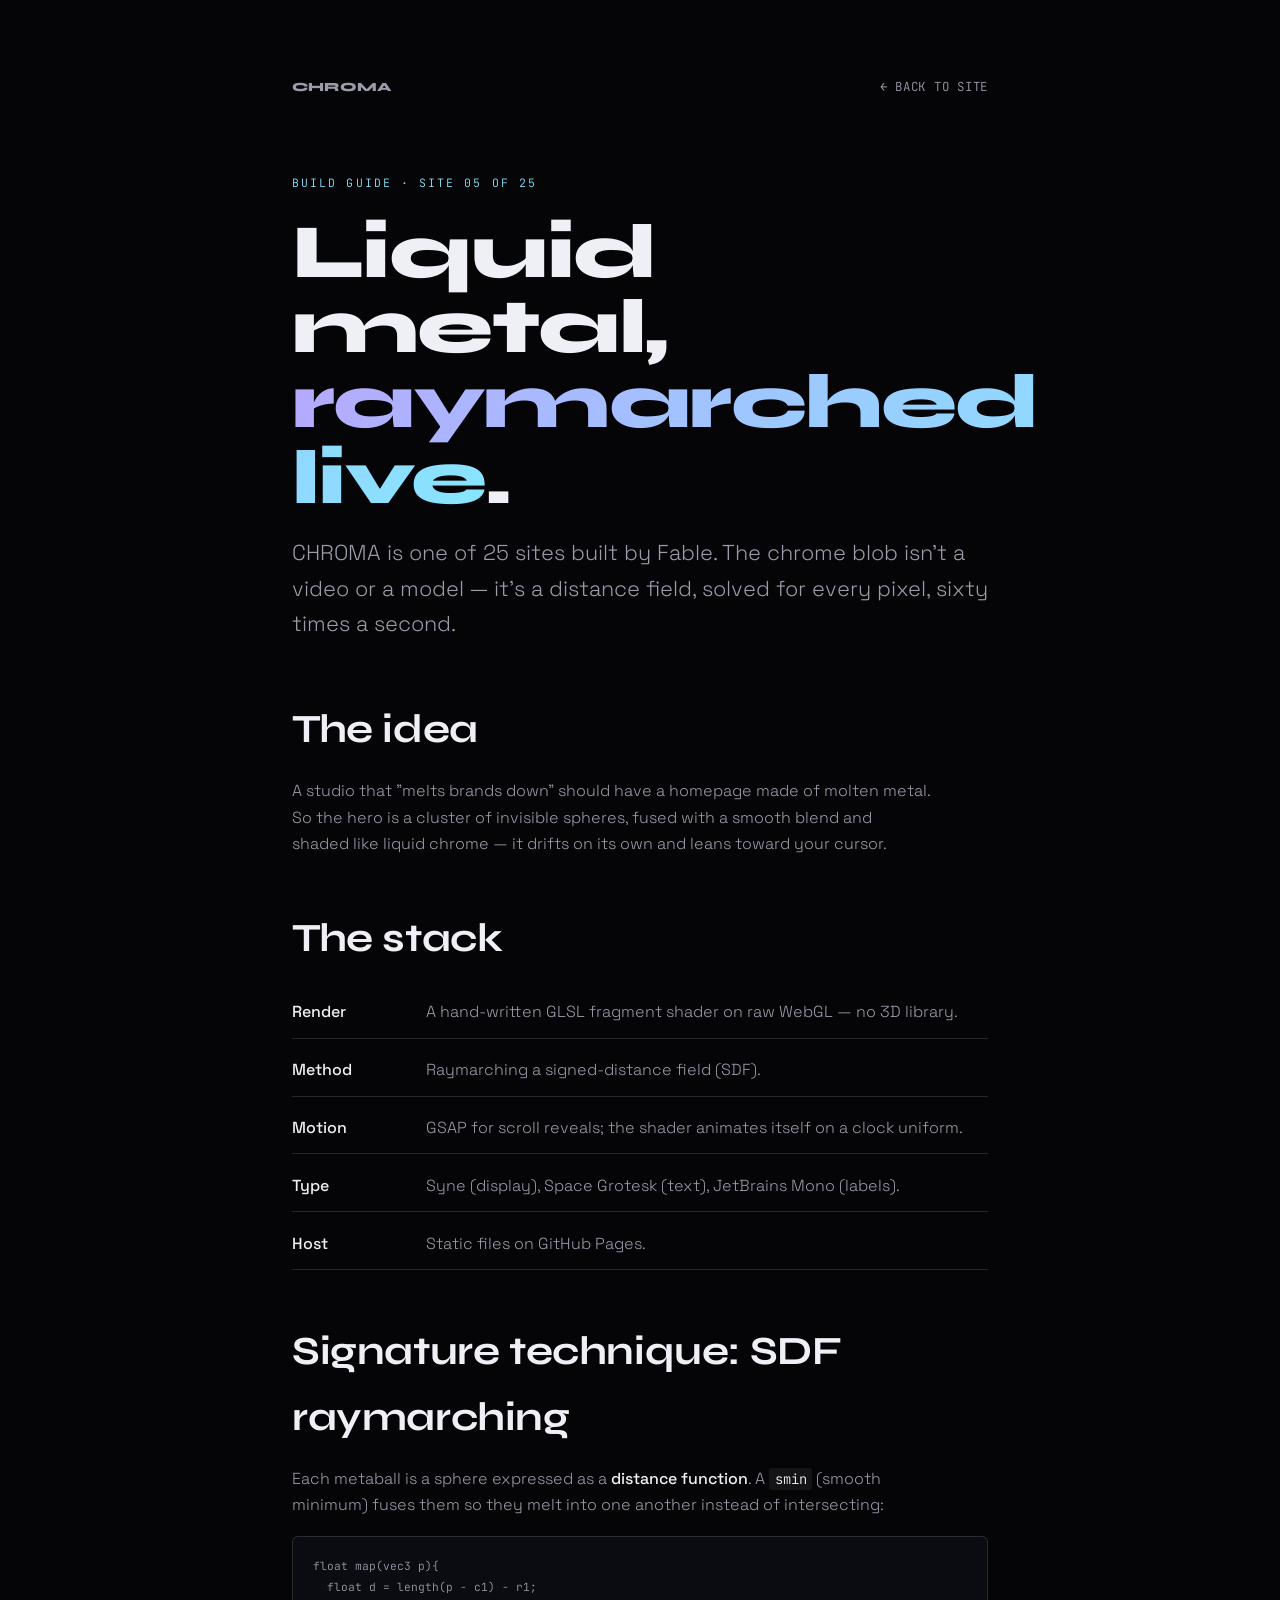
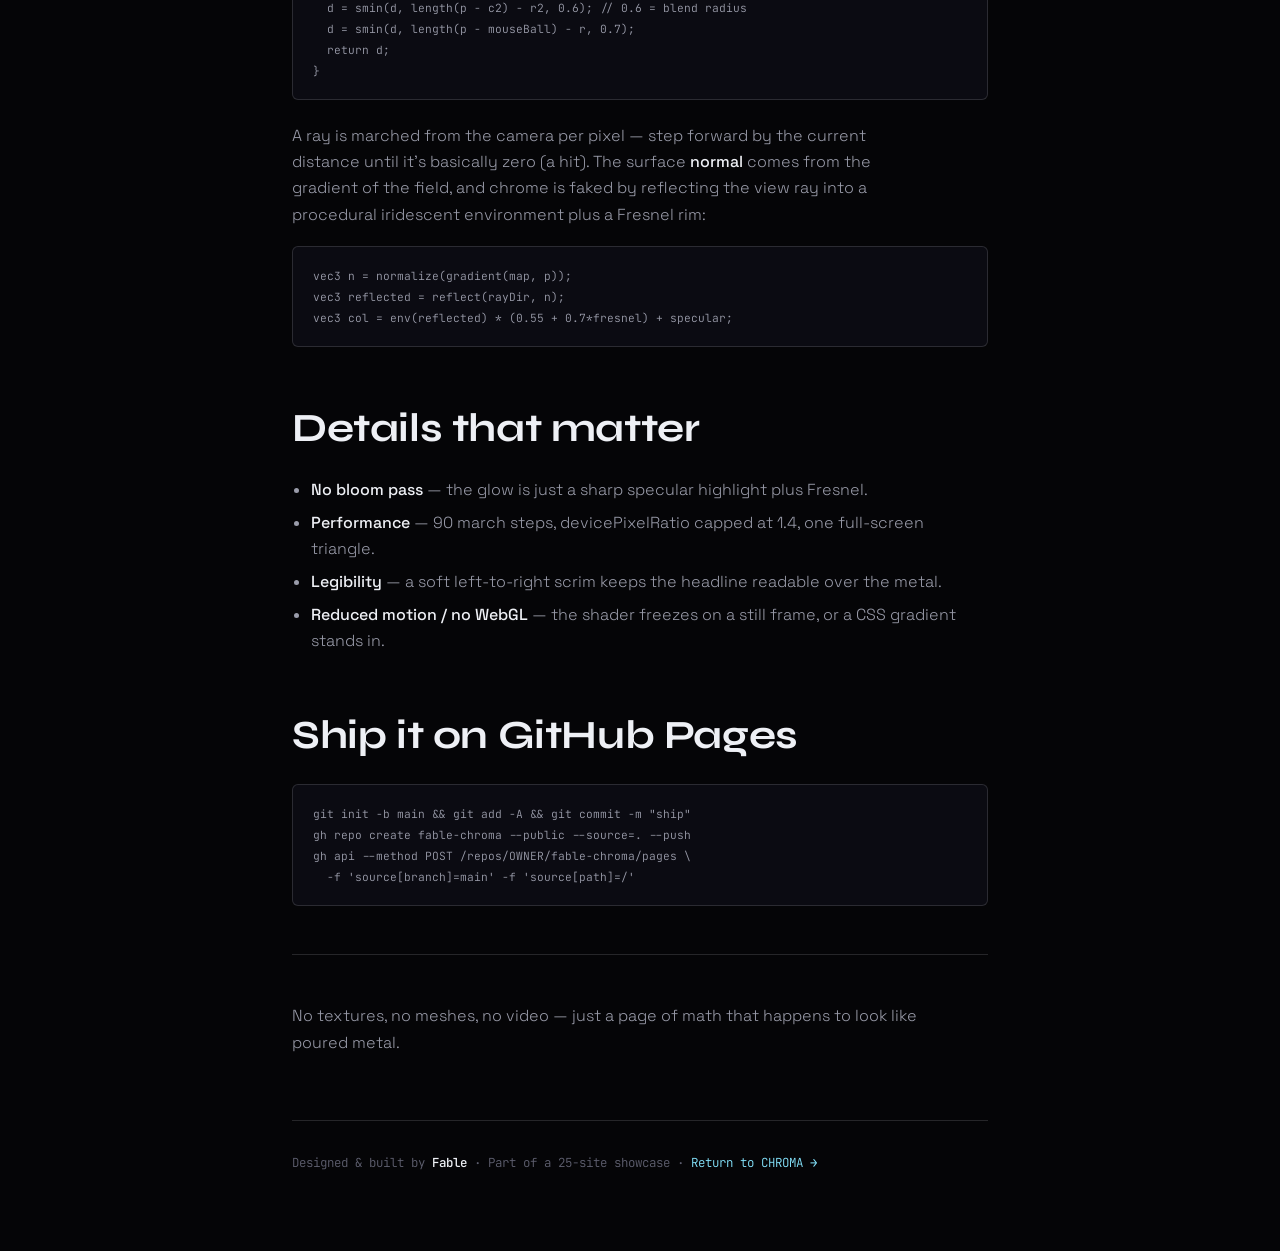
<file: guide/index.html>
<!doctype html>
<html lang="en">
<head>
<meta charset="utf-8" />
<meta name="viewport" content="width=device-width, initial-scale=1" />
<title>CHROMA — Guide · How this was built</title>
<meta name="description" content="How the CHROMA site was built with Fable: a raymarched liquid-chrome metaball rendered live in a WebGL fragment shader." />
<link rel="preconnect" href="https://fonts.googleapis.com" />
<link rel="preconnect" href="https://fonts.gstatic.com" crossorigin />
<link href="https://fonts.googleapis.com/css2?family=Syne:wght@700;800&family=Space+Grotesk:wght@300;400;500&family=JetBrains+Mono:wght@400&display=swap" rel="stylesheet" />
<style>
  :root{--bg:#050507;--ink:#eef0f5;--dim:#9a9caa;--faint:#5f6070;--accent:#b6a8ff;--cyan:#86e6ff;--line:rgba(238,240,245,.14)}
  *{box-sizing:border-box;margin:0;padding:0}
  body{background:var(--bg);color:var(--ink);font-family:"Space Grotesk",system-ui,sans-serif;font-weight:300;line-height:1.65;-webkit-font-smoothing:antialiased}
  a{color:var(--cyan);text-decoration:none}a:hover{text-decoration:underline}
  .wrap{max-width:760px;margin:0 auto;padding:clamp(28px,6vw,80px) clamp(20px,5vw,32px)}
  .top{display:flex;justify-content:space-between;align-items:center;font-family:"JetBrains Mono",monospace;font-size:.78rem;letter-spacing:.06em;text-transform:uppercase;color:var(--faint);margin-bottom:clamp(40px,8vh,90px)}
  .top a{color:var(--dim)}
  .brand{font-family:"Syne",sans-serif;font-weight:800;letter-spacing:.02em;color:var(--ink)}
  .tag{display:inline-block;font-family:"JetBrains Mono",monospace;font-size:.72rem;letter-spacing:.18em;text-transform:uppercase;color:var(--cyan);margin-bottom:1.4rem}
  h1{font-family:"Syne",sans-serif;font-weight:800;font-size:clamp(2.6rem,8vw,4.8rem);line-height:.98;letter-spacing:-.02em;margin-bottom:1.2rem}
  h1 em{font-style:normal;background:linear-gradient(120deg,var(--accent),var(--cyan));-webkit-background-clip:text;background-clip:text;-webkit-text-fill-color:transparent}
  .lede{font-size:clamp(1.1rem,2.2vw,1.35rem);color:var(--dim);max-width:56ch;margin-bottom:3.4rem}
  h2{font-family:"Syne",sans-serif;font-weight:700;font-size:clamp(1.7rem,4vw,2.5rem);margin:3rem 0 1rem;letter-spacing:-.01em}
  p{color:var(--dim);margin:0 0 1.1rem;max-width:64ch}
  strong{color:var(--ink);font-weight:500}
  ul{color:var(--dim);margin:0 0 1.2rem 1.2rem}li{margin:.4rem 0}
  code{font-family:"JetBrains Mono",monospace;font-size:.86em;background:rgba(255,255,255,.06);padding:.12em .4em;border-radius:3px;color:var(--ink)}
  pre{background:#0b0b12;border:1px solid var(--line);border-radius:6px;padding:18px 20px;overflow-x:auto;margin:0 0 1.4rem;font-size:.82rem;line-height:1.6;font-family:"JetBrains Mono",monospace}
  pre code{background:none;padding:0;color:var(--dim)}
  .stack{list-style:none;margin:0 0 1.2rem;padding:0}
  .stack li{display:flex;gap:14px;padding:12px 0;border-bottom:1px solid var(--line)}
  .stack b{color:var(--ink);font-weight:500;min-width:120px}
  .rule{height:1px;background:var(--line);margin:3rem 0}
  footer{margin-top:4rem;padding-top:2rem;border-top:1px solid var(--line);font-family:"JetBrains Mono",monospace;font-size:.78rem;color:var(--faint)}
</style>
</head>
<body>
<div class="wrap">
  <div class="top"><a class="brand" href="../">CHROMA</a><a href="../">← Back to site</a></div>
  <span class="tag">Build guide · Site 05 of 25</span>
  <h1>Liquid metal, <em>raymarched live</em>.</h1>
  <p class="lede">CHROMA is one of 25 sites built by Fable. The chrome blob isn't a video or a
    model — it's a distance field, solved for every pixel, sixty times a second.</p>

  <h2>The idea</h2>
  <p>A studio that "melts brands down" should have a homepage made of molten metal. So the hero is a
    cluster of invisible spheres, fused with a smooth blend and shaded like liquid chrome — it drifts on
    its own and leans toward your cursor.</p>

  <h2>The stack</h2>
  <ul class="stack">
    <li><b>Render</b> A hand-written GLSL fragment shader on raw WebGL — no 3D library.</li>
    <li><b>Method</b> Raymarching a signed-distance field (SDF).</li>
    <li><b>Motion</b> GSAP for scroll reveals; the shader animates itself on a clock uniform.</li>
    <li><b>Type</b> Syne (display), Space Grotesk (text), JetBrains Mono (labels).</li>
    <li><b>Host</b> Static files on GitHub Pages.</li>
  </ul>

  <h2>Signature technique: SDF raymarching</h2>
  <p>Each metaball is a sphere expressed as a <strong>distance function</strong>. A <code>smin</code>
    (smooth minimum) fuses them so they melt into one another instead of intersecting:</p>
  <pre><code>float map(vec3 p){
  float d = length(p - c1) - r1;
  d = smin(d, length(p - c2) - r2, 0.6); // 0.6 = blend radius
  d = smin(d, length(p - mouseBall) - r, 0.7);
  return d;
}</code></pre>
  <p>A ray is marched from the camera per pixel — step forward by the current distance until it's
    basically zero (a hit). The surface <strong>normal</strong> comes from the gradient of the field,
    and chrome is faked by reflecting the view ray into a procedural iridescent environment plus a
    Fresnel rim:</p>
  <pre><code>vec3 n = normalize(gradient(map, p));
vec3 reflected = reflect(rayDir, n);
vec3 col = env(reflected) * (0.55 + 0.7*fresnel) + specular;</code></pre>

  <h2>Details that matter</h2>
  <ul>
    <li><strong>No bloom pass</strong> — the glow is just a sharp specular highlight plus Fresnel.</li>
    <li><strong>Performance</strong> — 90 march steps, devicePixelRatio capped at 1.4, one full-screen triangle.</li>
    <li><strong>Legibility</strong> — a soft left-to-right scrim keeps the headline readable over the metal.</li>
    <li><strong>Reduced motion / no WebGL</strong> — the shader freezes on a still frame, or a CSS gradient stands in.</li>
  </ul>

  <h2>Ship it on GitHub Pages</h2>
  <pre><code>git init -b main &amp;&amp; git add -A &amp;&amp; git commit -m "ship"
gh repo create fable-chroma --public --source=. --push
gh api --method POST /repos/OWNER/fable-chroma/pages \
  -f 'source[branch]=main' -f 'source[path]=/'</code></pre>

  <div class="rule"></div>
  <p>No textures, no meshes, no video — just a page of math that happens to look like poured metal.</p>
  <footer>Designed &amp; built by <strong>Fable</strong> · Part of a 25-site showcase · <a href="../">Return to CHROMA →</a></footer>
</div>
</body>
</html>
</file>
